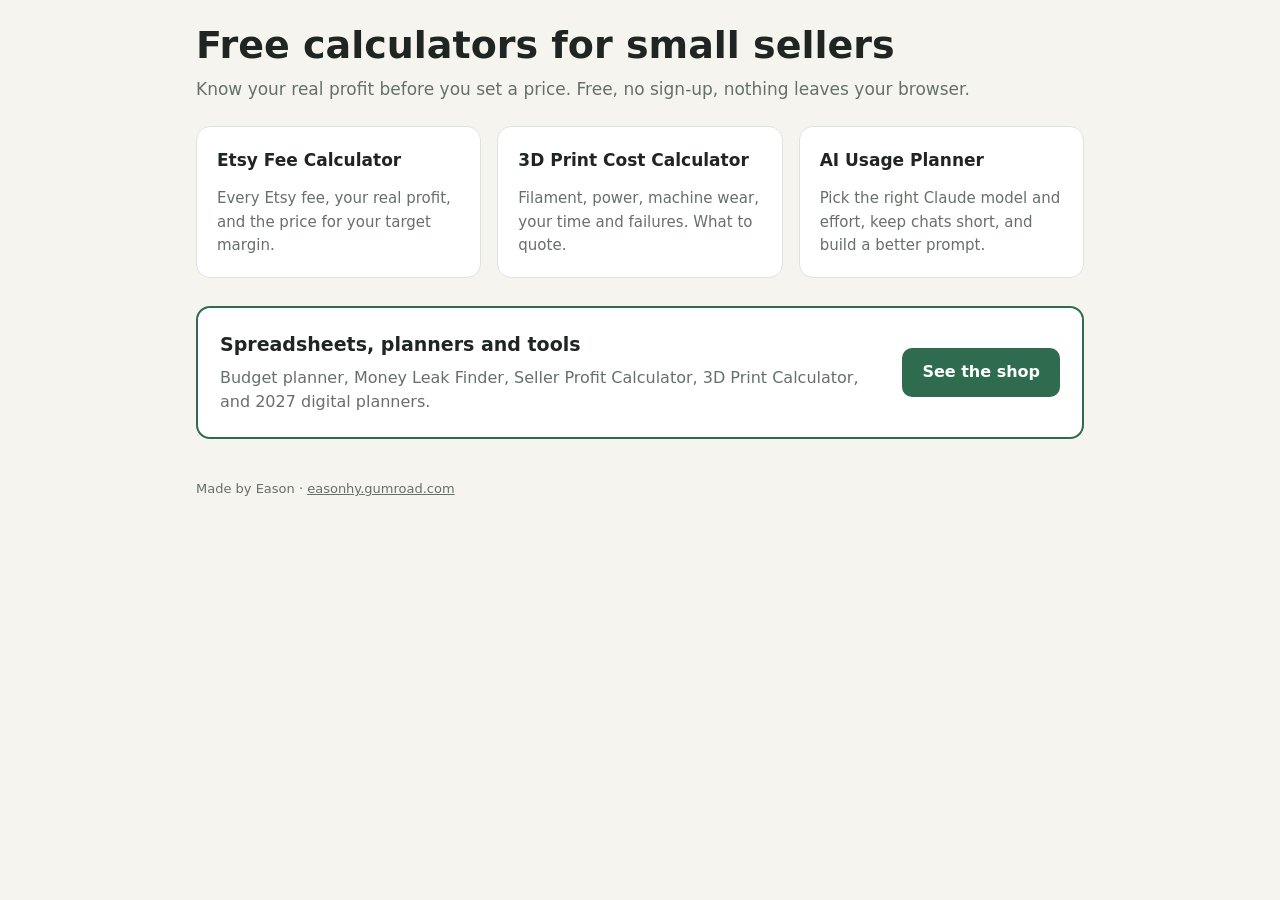
<file: index.html>
<!doctype html>
<html lang="en">
<head>
<meta charset="utf-8">
<meta name="viewport" content="width=device-width, initial-scale=1">
<title>Free Seller Calculators – Etsy Fees & 3D Print Pricing</title>
<meta name="description" content="Free calculators for small sellers: Etsy fee and profit calculator, and a 3D print cost and pricing calculator. No sign-up.">
<link rel="stylesheet" href="style.css">
</head>
<body>
<div class="wrap">
<h1>Free calculators for small sellers</h1>
<p class="lead">Know your real profit before you set a price. Free, no sign-up, nothing leaves your browser.</p>
<div class="tiles">
  <a href="etsy-fee-calculator.html"><div class="card"><h2>Etsy Fee Calculator</h2>
    <p class="lead" style="margin:0;font-size:15px">Every Etsy fee, your real profit, and the price for your target margin.</p></div></a>
  <a href="3d-print-cost-calculator.html"><div class="card"><h2>3D Print Cost Calculator</h2>
    <p class="lead" style="margin:0;font-size:15px">Filament, power, machine wear, your time and failures. What to quote.</p></div></a>
  <a href="ai-usage-planner.html"><div class="card"><h2>AI Usage Planner</h2>
    <p class="lead" style="margin:0;font-size:15px">Pick the right Claude model and effort, keep chats short, and build a better prompt.</p></div></a>
</div>
<div class="cta">
  <div><h3>Spreadsheets, planners and tools</h3>
  <p>Budget planner, Money Leak Finder, Seller Profit Calculator, 3D Print Calculator, and 2027 digital planners.</p></div>
  <a class="btn" href="https://easonhy.gumroad.com">See the shop</a>
</div>
<footer>Made by Eason · <a href="https://easonhy.gumroad.com">easonhy.gumroad.com</a></footer>
</div>
</body>
</html>
</file>
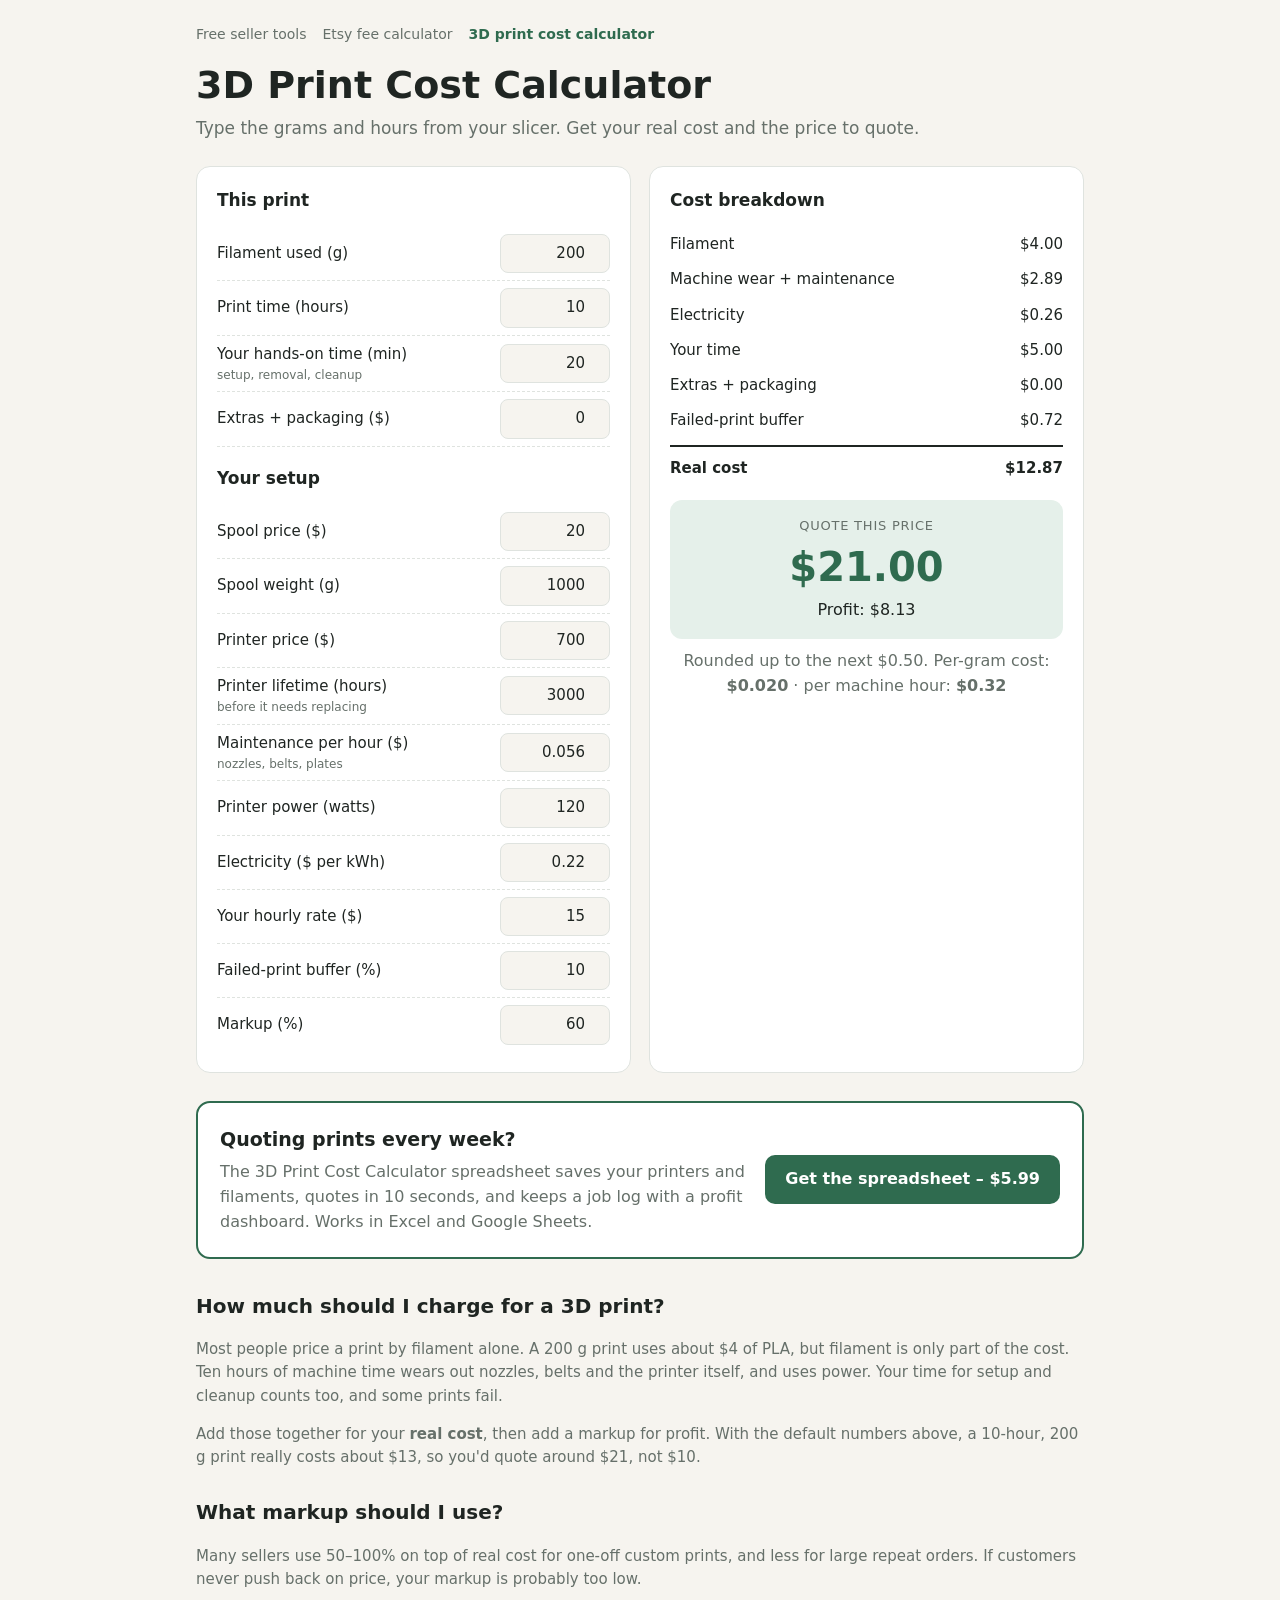
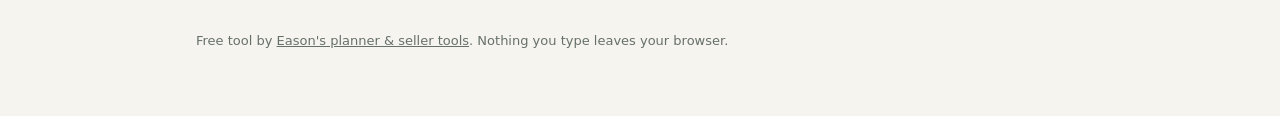
<file: 3d-print-cost-calculator.html>
<!doctype html>
<html lang="en">
<head>
<meta charset="utf-8">
<meta name="viewport" content="width=device-width, initial-scale=1">
<title>3D Print Cost Calculator – How Much to Charge for a 3D Print (Free)</title>
<meta name="description" content="Free 3D print cost calculator: filament, electricity, machine wear, your time and failed prints. Get your real cost per print and the price to quote a customer.">
<link rel="stylesheet" href="style.css">
</head>
<body>
<div class="wrap">
<nav><a href="index.html">Free seller tools</a><a href="etsy-fee-calculator.html">Etsy fee calculator</a><a class="on" href="3d-print-cost-calculator.html">3D print cost calculator</a></nav>
<h1>3D Print Cost Calculator</h1>
<p class="lead">Type the grams and hours from your slicer. Get your real cost and the price to quote.</p>

<div class="grid">
  <div class="card">
    <h2>This print</h2>
    <label>Filament used (g)<input type="number" id="grams" value="200" step="1" min="0"></label>
    <label>Print time (hours)<input type="number" id="hours" value="10" step="0.1" min="0"></label>
    <label><span>Your hands-on time (min)<small>setup, removal, cleanup</small></span><input type="number" id="minutes" value="20" step="1" min="0"></label>
    <label>Extras + packaging ($)<input type="number" id="extras" value="0" step="0.01" min="0"></label>
    <h2 style="margin-top:18px">Your setup</h2>
    <label>Spool price ($)<input type="number" id="spool" value="20" step="0.5" min="0"></label>
    <label>Spool weight (g)<input type="number" id="spoolG" value="1000" step="50" min="1"></label>
    <label>Printer price ($)<input type="number" id="printer" value="700" step="10" min="0"></label>
    <label><span>Printer lifetime (hours)<small>before it needs replacing</small></span><input type="number" id="life" value="3000" step="100" min="1"></label>
    <label><span>Maintenance per hour ($)<small>nozzles, belts, plates</small></span><input type="number" id="maint" value="0.056" step="0.01" min="0"></label>
    <label>Printer power (watts)<input type="number" id="watts" value="120" step="10" min="0"></label>
    <label>Electricity ($ per kWh)<input type="number" id="kwh" value="0.22" step="0.01" min="0"></label>
    <label>Your hourly rate ($)<input type="number" id="rate" value="15" step="0.5" min="0"></label>
    <label>Failed-print buffer (%)<input type="number" id="fail" value="10" step="1" min="0"></label>
    <label>Markup (%)<input type="number" id="markup" value="60" step="5" min="0"></label>
  </div>

  <div class="card">
    <h2>Cost breakdown</h2>
    <div class="row"><span>Filament</span><span id="o_fil"></span></div>
    <div class="row"><span>Machine wear + maintenance</span><span id="o_wear"></span></div>
    <div class="row"><span>Electricity</span><span id="o_power"></span></div>
    <div class="row"><span>Your time</span><span id="o_time"></span></div>
    <div class="row"><span>Extras + packaging</span><span id="o_extra"></span></div>
    <div class="row"><span>Failed-print buffer</span><span id="o_fail"></span></div>
    <div class="row total"><span>Real cost</span><span id="o_cost"></span></div>
    <div class="big"><div class="lab">Quote this price</div><div class="val" id="o_quote"></div>
      <div id="o_profit"></div></div>
    <p class="verdict" style="font-weight:400;color:var(--muted)">Rounded up to the next $0.50. Per-gram cost: <b id="o_gram"></b> · per machine hour: <b id="o_hour"></b></p>
  </div>
</div>

<div class="cta">
  <div><h3>Quoting prints every week?</h3>
  <p>The 3D Print Cost Calculator spreadsheet saves your printers and filaments, quotes in 10 seconds, and keeps a job log with a profit dashboard. Works in Excel and Google Sheets.</p></div>
  <a class="btn" href="https://easonhy.gumroad.com/l/xragm">Get the spreadsheet – $5.99</a>
</div>

<div class="notes">
  <h2>How much should I charge for a 3D print?</h2>
  <p>Most people price a print by filament alone. A 200 g print uses about $4 of PLA, but filament is only part of the cost. Ten hours of machine time wears out nozzles, belts and the printer itself, and uses power. Your time for setup and cleanup counts too, and some prints fail.</p>
  <p>Add those together for your <b>real cost</b>, then add a markup for profit. With the default numbers above, a 10-hour, 200 g print really costs about $13, so you'd quote around $21, not $10.</p>
  <h2>What markup should I use?</h2>
  <p>Many sellers use 50–100% on top of real cost for one-off custom prints, and less for large repeat orders. If customers never push back on price, your markup is probably too low.</p>
</div>
<footer>Free tool by <a href="https://easonhy.gumroad.com">Eason's planner &amp; seller tools</a>. Nothing you type leaves your browser.</footer>
</div>
<script>
const $ = id => document.getElementById(id);
const v = id => parseFloat($(id).value) || 0;
const m = x => "$" + x.toFixed(2);
function calc() {
  const fil = v("grams") * v("spool") / v("spoolG");
  const perHourWear = v("printer") / v("life") + v("maint");
  const perHourPower = v("watts") / 1000 * v("kwh");
  const wear = v("hours") * perHourWear, power = v("hours") * perHourPower;
  const time = v("minutes") / 60 * v("rate");
  const fail = (fil + wear + power) * v("fail") / 100;
  const cost = fil + wear + power + time + v("extras") + fail;
  const quote = Math.ceil(cost * (1 + v("markup") / 100) * 2) / 2;
  $("o_fil").textContent = m(fil); $("o_wear").textContent = m(wear); $("o_power").textContent = m(power);
  $("o_time").textContent = m(time); $("o_extra").textContent = m(v("extras")); $("o_fail").textContent = m(fail);
  $("o_cost").textContent = m(cost); $("o_quote").textContent = m(quote);
  $("o_profit").textContent = "Profit: " + m(quote - cost);
  $("o_gram").textContent = "$" + (v("spool") / v("spoolG")).toFixed(3);
  $("o_hour").textContent = m(perHourWear + perHourPower);
}
document.querySelectorAll("input").forEach(e => e.addEventListener("input", calc));
calc();
</script>
</body>
</html>
</file>
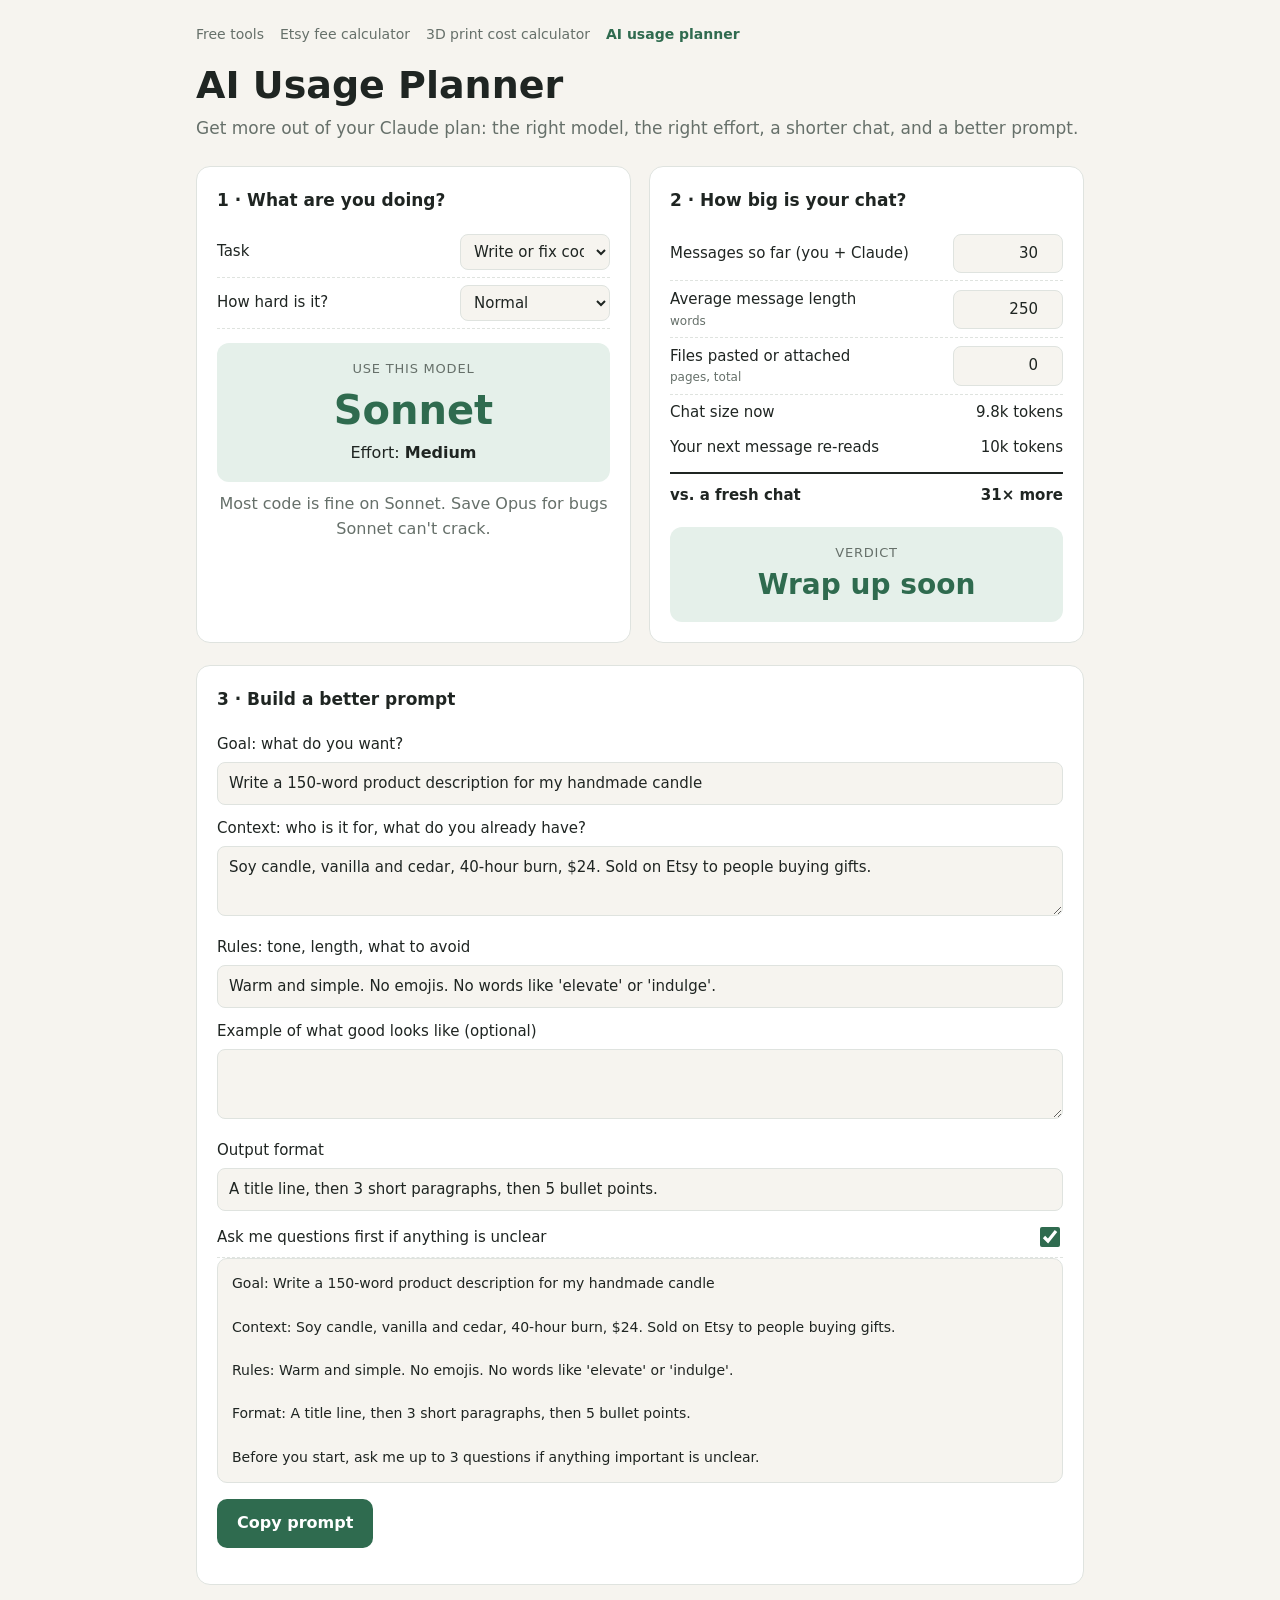
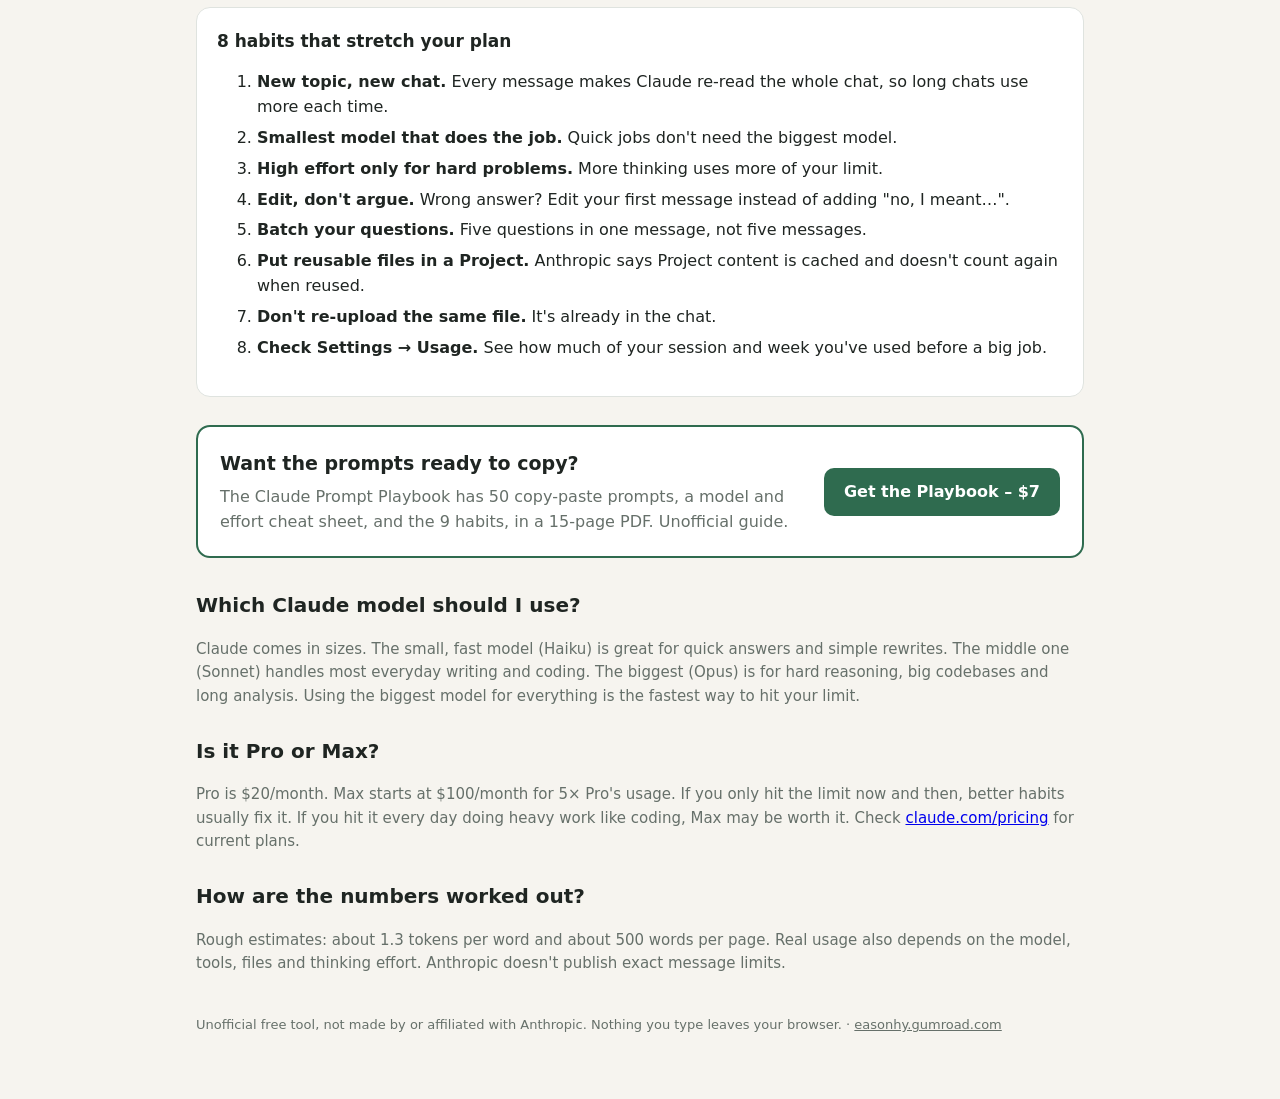
<file: ai-usage-planner.html>
<!doctype html>
<html lang="en">
<head>
<meta charset="utf-8">
<meta name="viewport" content="width=device-width, initial-scale=1">
<title>AI Usage Planner – Get More From Your Claude Pro Plan (Free)</title>
<meta name="description" content="Free AI usage planner: pick the right Claude model and effort level, see how big your chat is getting, and build a better prompt in 30 seconds. Unofficial tool.">
<link rel="stylesheet" href="style.css">
</head>
<body>
<div class="wrap">
<nav><a href="index.html">Free tools</a><a href="etsy-fee-calculator.html">Etsy fee calculator</a><a href="3d-print-cost-calculator.html">3D print cost calculator</a><a class="on" href="ai-usage-planner.html">AI usage planner</a></nav>
<h1>AI Usage Planner</h1>
<p class="lead">Get more out of your Claude plan: the right model, the right effort, a shorter chat, and a better prompt.</p>

<div class="grid">
  <div class="card">
    <h2>1 · What are you doing?</h2>
    <label>Task<select id="task">
      <option value="quick">Quick question / fact</option>
      <option value="write">Email, post, rewrite</option>
      <option value="summary">Summarize a document</option>
      <option value="plan">Plan or brainstorm</option>
      <option value="code" selected>Write or fix code</option>
      <option value="hard">Hard problem / big analysis</option>
    </select></label>
    <label>How hard is it?<select id="hard">
      <option value="1">Easy</option>
      <option value="2" selected>Normal</option>
      <option value="3">Really hard</option>
    </select></label>
    <div class="big"><div class="lab">Use this model</div><div class="val" id="o_model"></div>
      <div>Effort: <b id="o_effort"></b></div></div>
    <p class="verdict" style="font-weight:400;color:var(--muted)" id="o_why"></p>
  </div>

  <div class="card">
    <h2>2 · How big is your chat?</h2>
    <label>Messages so far (you + Claude)<input type="number" id="msgs" value="30" min="0" step="1"></label>
    <label><span>Average message length<small>words</small></span><input type="number" id="words" value="250" min="1" step="10"></label>
    <label><span>Files pasted or attached<small>pages, total</small></span><input type="number" id="pages" value="0" min="0" step="1"></label>
    <div class="row"><span>Chat size now</span><span id="o_size"></span></div>
    <div class="row"><span>Your next message re-reads</span><span id="o_next"></span></div>
    <div class="row total"><span>vs. a fresh chat</span><span id="o_ratio"></span></div>
    <div class="big" id="o_box"><div class="lab">Verdict</div><div class="val" id="o_verdict" style="font-size:28px"></div></div>
  </div>
</div>

<div class="card section">
  <h2>3 · Build a better prompt</h2>
  <label class="stack">Goal: what do you want?<input type="text" id="p_goal" value="Write a 150-word product description for my handmade candle"></label>
  <label class="stack">Context: who is it for, what do you already have?<textarea id="p_ctx">Soy candle, vanilla and cedar, 40-hour burn, $24. Sold on Etsy to people buying gifts.</textarea></label>
  <label class="stack">Rules: tone, length, what to avoid<input type="text" id="p_rules" value="Warm and simple. No emojis. No words like 'elevate' or 'indulge'."></label>
  <label class="stack">Example of what good looks like (optional)<textarea id="p_ex"></textarea></label>
  <label class="stack">Output format<input type="text" id="p_fmt" value="A title line, then 3 short paragraphs, then 5 bullet points."></label>
  <label>Ask me questions first if anything is unclear<input type="checkbox" id="p_ask" checked></label>
  <div class="out" id="o_prompt"></div>
  <p><a class="btn" href="#" id="copy">Copy prompt</a> <span id="copied" style="color:var(--muted)"></span></p>
</div>

<div class="card section">
  <h2>8 habits that stretch your plan</h2>
  <ol class="checks">
    <li><b>New topic, new chat.</b> Every message makes Claude re-read the whole chat, so long chats use more each time.</li>
    <li><b>Smallest model that does the job.</b> Quick jobs don't need the biggest model.</li>
    <li><b>High effort only for hard problems.</b> More thinking uses more of your limit.</li>
    <li><b>Edit, don't argue.</b> Wrong answer? Edit your first message instead of adding "no, I meant…".</li>
    <li><b>Batch your questions.</b> Five questions in one message, not five messages.</li>
    <li><b>Put reusable files in a Project.</b> Anthropic says Project content is cached and doesn't count again when reused.</li>
    <li><b>Don't re-upload the same file.</b> It's already in the chat.</li>
    <li><b>Check Settings → Usage.</b> See how much of your session and week you've used before a big job.</li>
  </ol>
</div>

<div class="cta">
  <div><h3>Want the prompts ready to copy?</h3>
  <p>The Claude Prompt Playbook has 50 copy-paste prompts, a model and effort cheat sheet, and the 9 habits, in a 15-page PDF. Unofficial guide.</p></div>
  <a class="btn" href="https://easonhy.gumroad.com/l/rempn">Get the Playbook – $7</a>
</div>

<div class="notes">
  <h2>Which Claude model should I use?</h2>
  <p>Claude comes in sizes. The small, fast model (Haiku) is great for quick answers and simple rewrites. The middle one (Sonnet) handles most everyday writing and coding. The biggest (Opus) is for hard reasoning, big codebases and long analysis. Using the biggest model for everything is the fastest way to hit your limit.</p>
  <h2>Is it Pro or Max?</h2>
  <p>Pro is $20/month. Max starts at $100/month for 5× Pro's usage. If you only hit the limit now and then, better habits usually fix it. If you hit it every day doing heavy work like coding, Max may be worth it. Check <a href="https://claude.com/pricing">claude.com/pricing</a> for current plans.</p>
  <h2>How are the numbers worked out?</h2>
  <p>Rough estimates: about 1.3 tokens per word and about 500 words per page. Real usage also depends on the model, tools, files and thinking effort. Anthropic doesn't publish exact message limits.</p>
</div>
<footer>Unofficial free tool, not made by or affiliated with Anthropic. Nothing you type leaves your browser. · <a href="https://easonhy.gumroad.com">easonhy.gumroad.com</a></footer>
</div>
<script>
const $ = id => document.getElementById(id);
const v = id => parseFloat($(id).value) || 0;
const k = x => x >= 1000 ? (x / 1000).toFixed(x >= 10000 ? 0 : 1) + "k tokens" : Math.round(x) + " tokens";
const PICK = {
  quick:   [["Haiku", "Low"], ["Haiku", "Low"], ["Sonnet", "Medium"], "Quick answers don't need a big model."],
  write:   [["Haiku", "Low"], ["Sonnet", "Low"], ["Sonnet", "Medium"], "Writing is easy work for a mid-size model."],
  summary: [["Haiku", "Low"], ["Sonnet", "Low"], ["Sonnet", "Medium"], "Summaries are mostly reading, not thinking. Ask all your questions about the document in one message."],
  plan:    [["Sonnet", "Low"], ["Sonnet", "Medium"], ["Opus", "Medium"], "Give it your constraints up front so you don't need five rounds."],
  code:    [["Sonnet", "Low"], ["Sonnet", "Medium"], ["Opus", "High"], "Most code is fine on Sonnet. Save Opus for bugs Sonnet can't crack."],
  hard:    [["Sonnet", "High"], ["Opus", "Medium"], ["Opus", "High"], "This is what the big model and high effort are for."]
};
function calc() {
  const p = PICK[$("task").value], pick = p[v("hard") - 1];
  $("o_model").textContent = pick[0]; $("o_effort").textContent = pick[1]; $("o_why").textContent = p[3];
  const per = v("words") * 1.3, files = v("pages") * 500 * 1.3;
  const size = v("msgs") * per + files, fresh = per + files;
  $("o_size").textContent = k(size); $("o_next").textContent = k(size + per);
  const r = (size + per) / Math.max(per, 1);
  $("o_ratio").textContent = r.toFixed(0) + "× more";
  const bad = v("msgs") >= 40 || size > 40000;
  $("o_box").className = "big" + (bad ? " bad" : "");
  $("o_verdict").textContent = v("msgs") < 15 && size < 15000 ? "Fine, keep going" : bad ? "Start a new chat" : "Wrap up soon";
  const lines = [];
  if ($("p_goal").value.trim()) lines.push("Goal: " + $("p_goal").value.trim());
  if ($("p_ctx").value.trim()) lines.push("\nContext: " + $("p_ctx").value.trim());
  if ($("p_rules").value.trim()) lines.push("\nRules: " + $("p_rules").value.trim());
  if ($("p_ex").value.trim()) lines.push("\nHere's an example of what good looks like:\n" + $("p_ex").value.trim());
  if ($("p_fmt").value.trim()) lines.push("\nFormat: " + $("p_fmt").value.trim());
  if ($("p_ask").checked) lines.push("\nBefore you start, ask me up to 3 questions if anything important is unclear.");
  $("o_prompt").textContent = lines.join("\n");
}
document.querySelectorAll("input,select,textarea").forEach(e => e.addEventListener("input", calc));
$("copy").addEventListener("click", e => {
  e.preventDefault();
  navigator.clipboard.writeText($("o_prompt").textContent).then(() => { $("copied").textContent = "Copied!"; setTimeout(() => $("copied").textContent = "", 1500); });
});
calc();
</script>
</body>
</html>
</file>
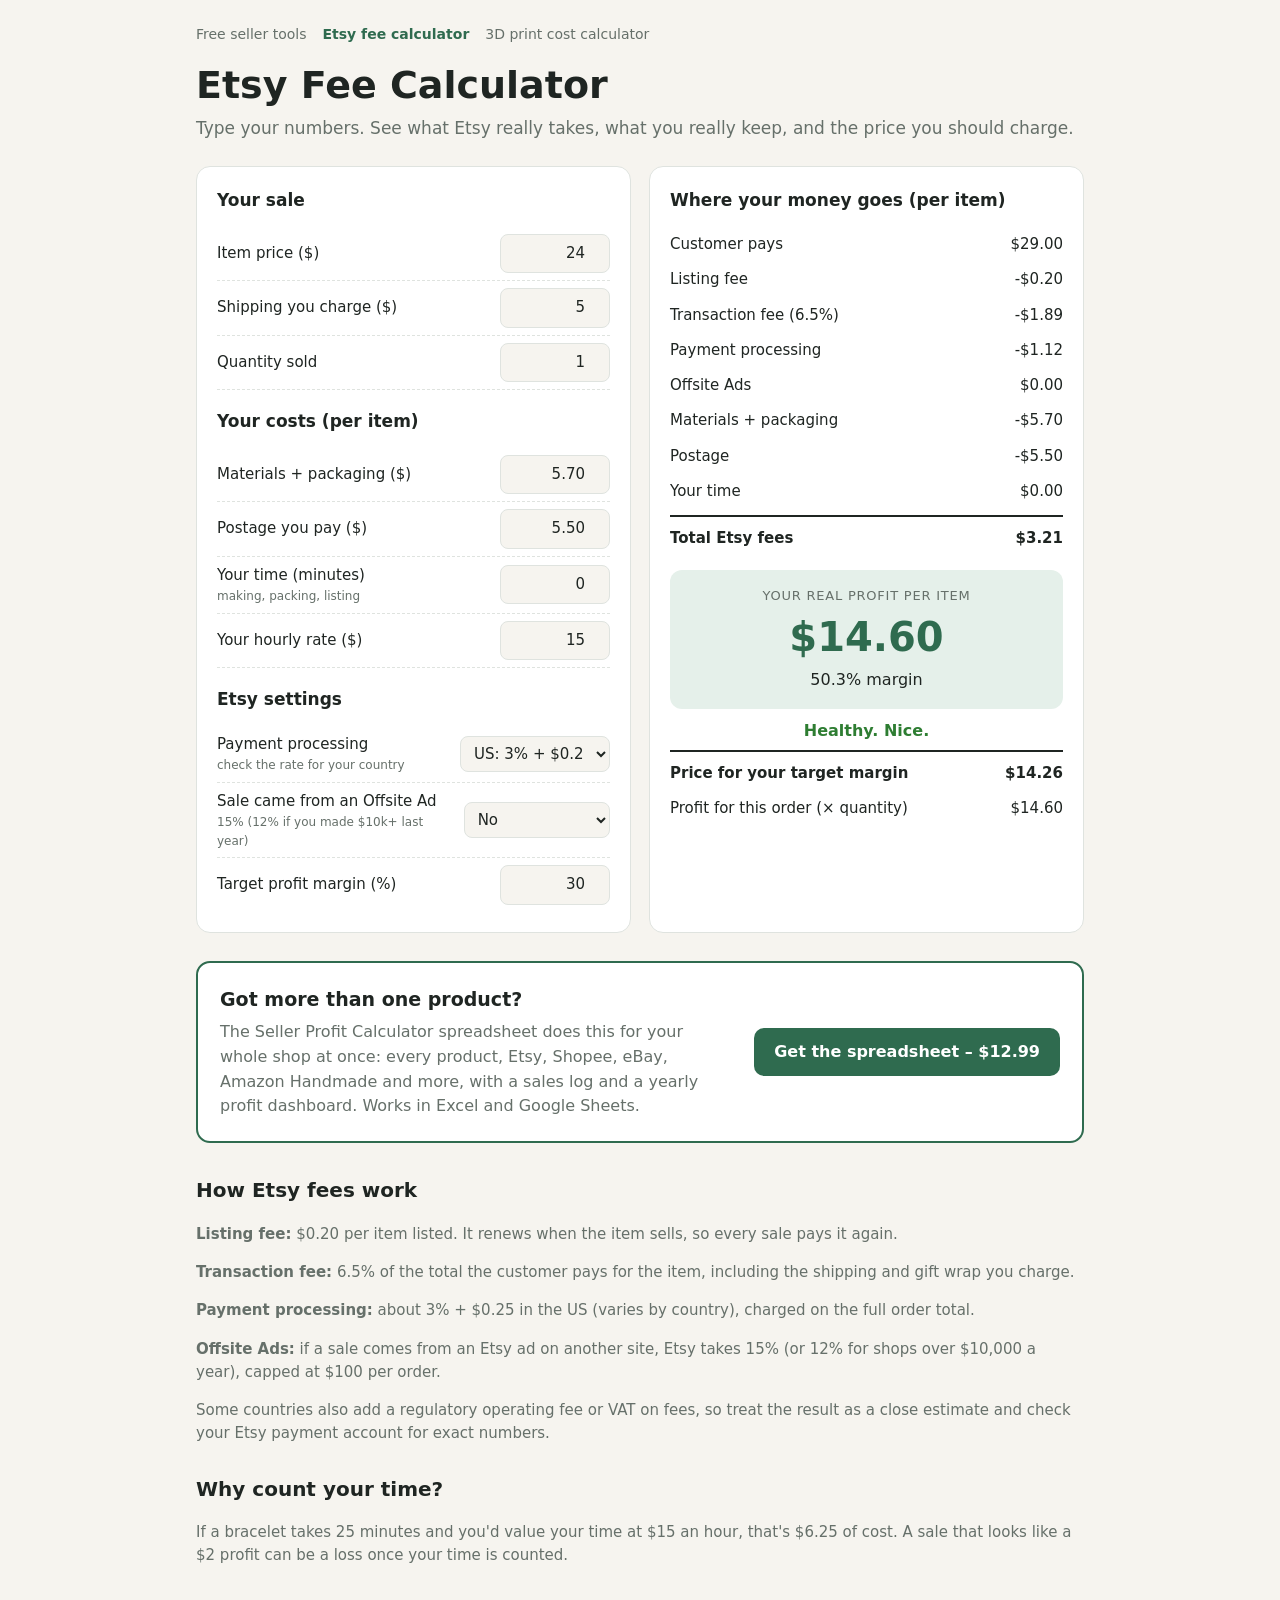
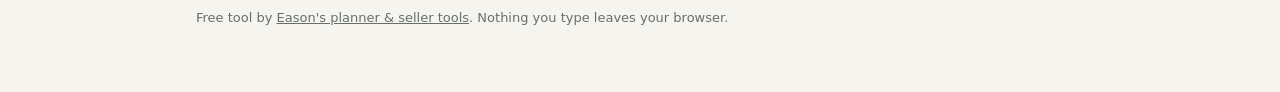
<file: etsy-fee-calculator.html>
<!doctype html>
<html lang="en">
<head>
<meta charset="utf-8">
<meta name="viewport" content="width=device-width, initial-scale=1">
<title>Etsy Fee Calculator 2026 – Real Profit After Every Fee (Free)</title>
<meta name="description" content="Free Etsy fee calculator: see your real profit after the 6.5% transaction fee, payment processing, listing fee, Offsite Ads, materials, shipping and your time. Plus the price you need for your target margin.">
<link rel="stylesheet" href="style.css">
</head>
<body>
<div class="wrap">
<nav><a href="index.html">Free seller tools</a><a class="on" href="etsy-fee-calculator.html">Etsy fee calculator</a><a href="3d-print-cost-calculator.html">3D print cost calculator</a></nav>
<h1>Etsy Fee Calculator</h1>
<p class="lead">Type your numbers. See what Etsy really takes, what you really keep, and the price you should charge.</p>

<div class="grid">
  <div class="card">
    <h2>Your sale</h2>
    <label>Item price ($)<input type="number" id="price" value="24" step="0.01" min="0"></label>
    <label>Shipping you charge ($)<input type="number" id="shipCharged" value="5" step="0.01" min="0"></label>
    <label>Quantity sold<input type="number" id="qty" value="1" step="1" min="1"></label>
    <h2 style="margin-top:18px">Your costs (per item)</h2>
    <label>Materials + packaging ($)<input type="number" id="materials" value="5.70" step="0.01" min="0"></label>
    <label>Postage you pay ($)<input type="number" id="shipCost" value="5.50" step="0.01" min="0"></label>
    <label><span>Your time (minutes)<small>making, packing, listing</small></span><input type="number" id="minutes" value="0" step="1" min="0"></label>
    <label>Your hourly rate ($)<input type="number" id="rate" value="15" step="0.5" min="0"></label>
    <h2 style="margin-top:18px">Etsy settings</h2>
    <label><span>Payment processing<small>check the rate for your country</small></span>
      <select id="proc">
        <option value="0.03,0.25">US: 3% + $0.25</option>
        <option value="0.04,0.20">UK: 4% + £0.20</option>
        <option value="0.04,0.30">EU: 4% + €0.30</option>
        <option value="0.03,0.25">Canada: 3% + $0.25</option>
        <option value="0.03,0.25">Australia: 3% + $0.25</option>
      </select></label>
    <label><span>Sale came from an Offsite Ad<small>15% (12% if you made $10k+ last year)</small></span>
      <select id="ads"><option value="0">No</option><option value="0.15">Yes – 15%</option><option value="0.12">Yes – 12%</option></select></label>
    <label>Target profit margin (%)<input type="number" id="target" value="30" step="1" min="0" max="90"></label>
  </div>

  <div class="card">
    <h2>Where your money goes (per item)</h2>
    <div class="row"><span>Customer pays</span><span id="o_rev"></span></div>
    <div class="row"><span>Listing fee</span><span id="o_list"></span></div>
    <div class="row"><span>Transaction fee (6.5%)</span><span id="o_tx"></span></div>
    <div class="row"><span>Payment processing</span><span id="o_proc"></span></div>
    <div class="row"><span>Offsite Ads</span><span id="o_ads"></span></div>
    <div class="row"><span>Materials + packaging</span><span id="o_mat"></span></div>
    <div class="row"><span>Postage</span><span id="o_ship"></span></div>
    <div class="row"><span>Your time</span><span id="o_time"></span></div>
    <div class="row total"><span>Total Etsy fees</span><span id="o_fees"></span></div>
    <div class="big" id="profitBox"><div class="lab">Your real profit per item</div><div class="val" id="o_profit"></div>
      <div id="o_margin"></div></div>
    <div class="verdict" id="o_verdict"></div>
    <div class="row total"><span>Price for your target margin</span><span id="o_target"></span></div>
    <div class="row"><span>Profit for this order (× quantity)</span><span id="o_order"></span></div>
  </div>
</div>

<div class="cta">
  <div><h3>Got more than one product?</h3>
  <p>The Seller Profit Calculator spreadsheet does this for your whole shop at once: every product, Etsy, Shopee, eBay, Amazon Handmade and more, with a sales log and a yearly profit dashboard. Works in Excel and Google Sheets.</p></div>
  <a class="btn" href="https://easonhy.gumroad.com/l/jljvfml">Get the spreadsheet – $12.99</a>
</div>

<div class="notes">
  <h2>How Etsy fees work</h2>
  <p><b>Listing fee:</b> $0.20 per item listed. It renews when the item sells, so every sale pays it again.</p>
  <p><b>Transaction fee:</b> 6.5% of the total the customer pays for the item, including the shipping and gift wrap you charge.</p>
  <p><b>Payment processing:</b> about 3% + $0.25 in the US (varies by country), charged on the full order total.</p>
  <p><b>Offsite Ads:</b> if a sale comes from an Etsy ad on another site, Etsy takes 15% (or 12% for shops over $10,000 a year), capped at $100 per order.</p>
  <p>Some countries also add a regulatory operating fee or VAT on fees, so treat the result as a close estimate and check your Etsy payment account for exact numbers.</p>
  <h2>Why count your time?</h2>
  <p>If a bracelet takes 25 minutes and you'd value your time at $15 an hour, that's $6.25 of cost. A sale that looks like a $2 profit can be a loss once your time is counted.</p>
</div>
<footer>Free tool by <a href="https://easonhy.gumroad.com">Eason's planner &amp; seller tools</a>. Nothing you type leaves your browser.</footer>
</div>
<script>
const $ = id => document.getElementById(id);
const v = id => parseFloat($(id).value) || 0;
const m = x => (x < 0 ? "-$" : "$") + Math.abs(x).toFixed(2);
function calc() {
  const [pp, pf] = $("proc").value.split(",").map(Number);
  const ads = parseFloat($("ads").value);
  const price = v("price"), shipC = v("shipCharged"), rev = price + shipC;
  const list = 0.20, tx = 0.065 * rev, proc = pp * rev + pf, ad = Math.min(ads * rev, 100);
  const timeCost = v("minutes") / 60 * v("rate");
  const fees = list + tx + proc + ad;
  const costs = v("materials") + v("shipCost") + timeCost;
  const profit = rev - fees - costs;
  const margin = price > 0 ? profit / rev : 0;
  // price p so that profit/(p+shipC) = target: (p+s)(1-0.065-pp-ads-t) = list+pf+costs
  const t = v("target") / 100, k = 1 - 0.065 - pp - ads - t;
  const need = k > 0 ? (list + pf + costs) / k - shipC : NaN;
  $("o_rev").textContent = m(rev); $("o_list").textContent = m(-list); $("o_tx").textContent = m(-tx);
  $("o_proc").textContent = m(-proc); $("o_ads").textContent = m(-ad); $("o_mat").textContent = m(-v("materials"));
  $("o_ship").textContent = m(-v("shipCost")); $("o_time").textContent = m(-timeCost); $("o_fees").textContent = m(fees);
  $("o_profit").textContent = m(profit);
  $("o_margin").textContent = (margin * 100).toFixed(1) + "% margin";
  $("profitBox").className = "big" + (profit < 0 ? " bad" : "");
  $("o_verdict").textContent = profit < 0 ? "You are losing money on every sale." :
    margin < t ? "Below your target – consider raising your price." : "Healthy. Nice.";
  $("o_verdict").style.color = profit < 0 ? "var(--warn)" : margin < t ? "var(--muted)" : "var(--ok)";
  $("o_target").textContent = isNaN(need) ? "—" : m(Math.max(need, 0));
  $("o_order").textContent = m(profit * Math.max(1, Math.round(v("qty"))));
}
document.querySelectorAll("input,select").forEach(e => e.addEventListener("input", calc));
calc();
</script>
</body>
</html>
</file>
<file: style.css>
:root {
  --bg: #f6f4ef; --card: #ffffff; --ink: #1f2522; --muted: #66706a; --line: #dfe3df;
  --acc: #2f6b4f; --acc-soft: #e5f0ea; --warn: #b3261e; --warn-soft: #fbe9e7; --ok: #2e7d32;
}
@media (prefers-color-scheme: dark) {
  :root { --bg: #151816; --card: #1f2421; --ink: #eef1ee; --muted: #a3ada7; --line: #333a36;
    --acc: #6fcf97; --acc-soft: #20342a; --warn: #ff8a80; --warn-soft: #3a2222; --ok: #81c784; }
}
* { box-sizing: border-box; }
body { margin: 0; background: var(--bg); color: var(--ink);
  font: 16px/1.55 system-ui, -apple-system, "Segoe UI", Roboto, sans-serif; }
.wrap { max-width: 920px; margin: 0 auto; padding: 24px 16px 64px; }
nav { display: flex; gap: 16px; flex-wrap: wrap; font-size: 14px; margin-bottom: 18px; }
nav a { color: var(--muted); text-decoration: none; }
nav a.on, nav a:hover { color: var(--acc); font-weight: 600; }
h1 { font-size: clamp(26px, 5vw, 38px); line-height: 1.15; margin: 0 0 8px; }
.lead { color: var(--muted); margin: 0 0 24px; font-size: 17px; }
.grid { display: grid; grid-template-columns: 1fr 1fr; gap: 18px; }
@media (max-width: 720px) { .grid { grid-template-columns: 1fr; } }
.card { background: var(--card); border: 1px solid var(--line); border-radius: 14px; padding: 20px; }
.card h2 { font-size: 17px; margin: 0 0 14px; }
label { display: flex; justify-content: space-between; align-items: center; gap: 12px;
  padding: 7px 0; border-bottom: 1px dashed var(--line); font-size: 15px; }
label:last-child { border-bottom: 0; }
label small { display: block; color: var(--muted); font-size: 12px; }
input[type=number], select { width: 110px; padding: 7px 9px; border: 1px solid var(--line); border-radius: 8px;
  background: var(--bg); color: var(--ink); font: inherit; text-align: right; }
select { width: 150px; text-align: left; }
input[type=checkbox] { width: 20px; height: 20px; accent-color: var(--acc); }
.row { display: flex; justify-content: space-between; padding: 6px 0; font-size: 15px;
  font-variant-numeric: tabular-nums; }
.row.total { border-top: 2px solid var(--ink); margin-top: 6px; padding-top: 10px; font-weight: 700; }
.big { background: var(--acc-soft); border-radius: 12px; padding: 16px; margin-top: 14px; text-align: center; }
.big .lab { font-size: 13px; text-transform: uppercase; letter-spacing: .06em; color: var(--muted); }
.big .val { font-size: 40px; font-weight: 800; color: var(--acc); font-variant-numeric: tabular-nums; }
.big.bad { background: var(--warn-soft); } .big.bad .val { color: var(--warn); }
.verdict { margin-top: 10px; font-weight: 600; text-align: center; }
.cta { margin-top: 28px; background: var(--card); border: 2px solid var(--acc); border-radius: 14px; padding: 22px;
  display: flex; gap: 20px; align-items: center; flex-wrap: wrap; }
.cta div { flex: 1 1 320px; }
.cta h3 { margin: 0 0 6px; font-size: 19px; }
.cta p { margin: 0; color: var(--muted); }
.btn { display: inline-block; background: var(--acc); color: #fff; padding: 12px 20px; border-radius: 10px;
  text-decoration: none; font-weight: 700; white-space: nowrap; }
@media (prefers-color-scheme: dark) { .btn { color: #10251a; } }
.notes { margin-top: 32px; color: var(--muted); font-size: 15px; }
.notes h2 { color: var(--ink); font-size: 20px; margin-top: 28px; }
.tiles { display: grid; grid-template-columns: repeat(auto-fit, minmax(240px, 1fr)); gap: 16px; }
.tiles a { color: inherit; text-decoration: none; }
.tiles .card:hover { border-color: var(--acc); }
textarea, input[type=text] { width: 100%; padding: 9px 11px; border: 1px solid var(--line); border-radius: 8px;
  background: var(--bg); color: var(--ink); font: inherit; font-size: 15px; }
textarea { min-height: 70px; resize: vertical; }
label.stack { display: block; border-bottom: 0; padding: 6px 0; }
label.stack textarea, label.stack input { margin-top: 6px; }
.out { white-space: pre-wrap; background: var(--bg); border: 1px solid var(--line); border-radius: 10px; padding: 14px;
  font-size: 14px; min-height: 120px; }
.pill { display: inline-block; background: var(--acc-soft); color: var(--acc); border-radius: 999px; padding: 4px 12px;
  font-weight: 700; font-size: 14px; margin: 2px 4px 2px 0; }
.checks li { margin: 6px 0; }
.section { margin-top: 22px; }
footer { margin-top: 40px; color: var(--muted); font-size: 13px; }
footer a { color: var(--muted); }
</file>
